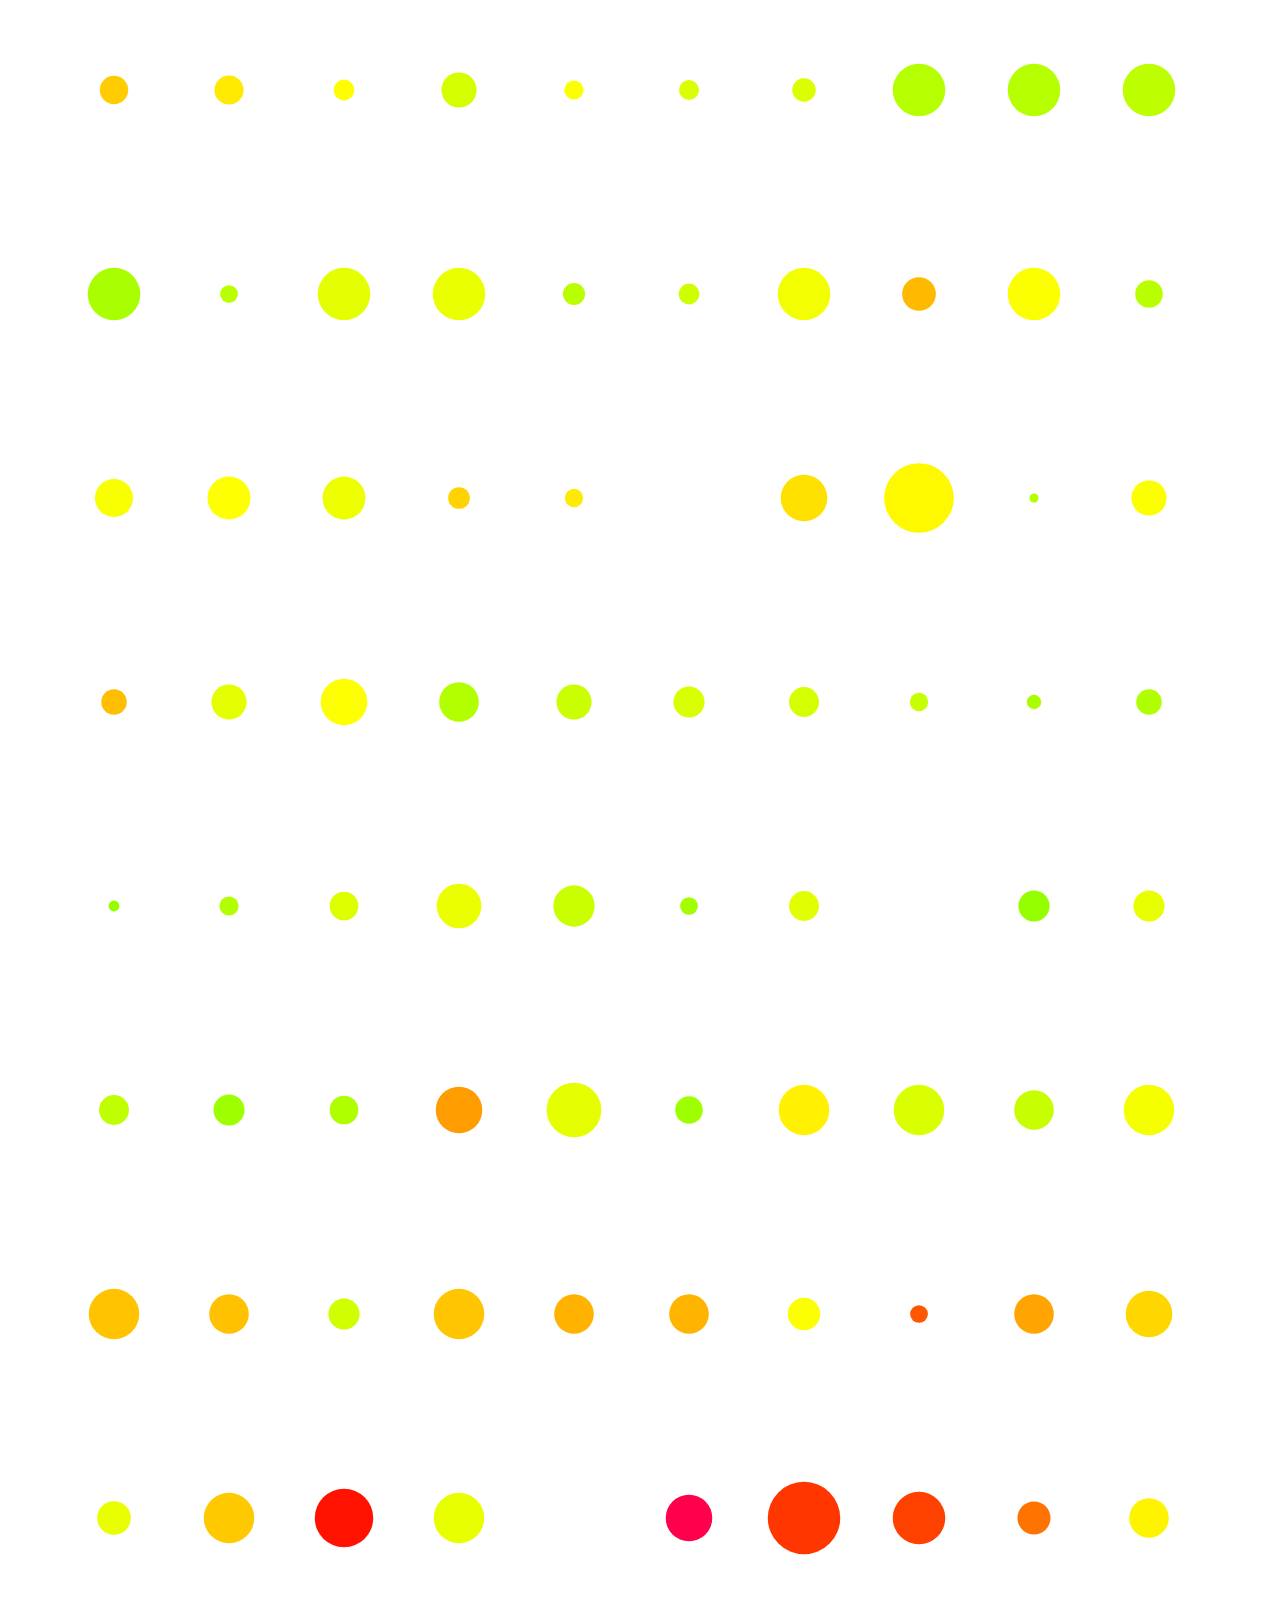
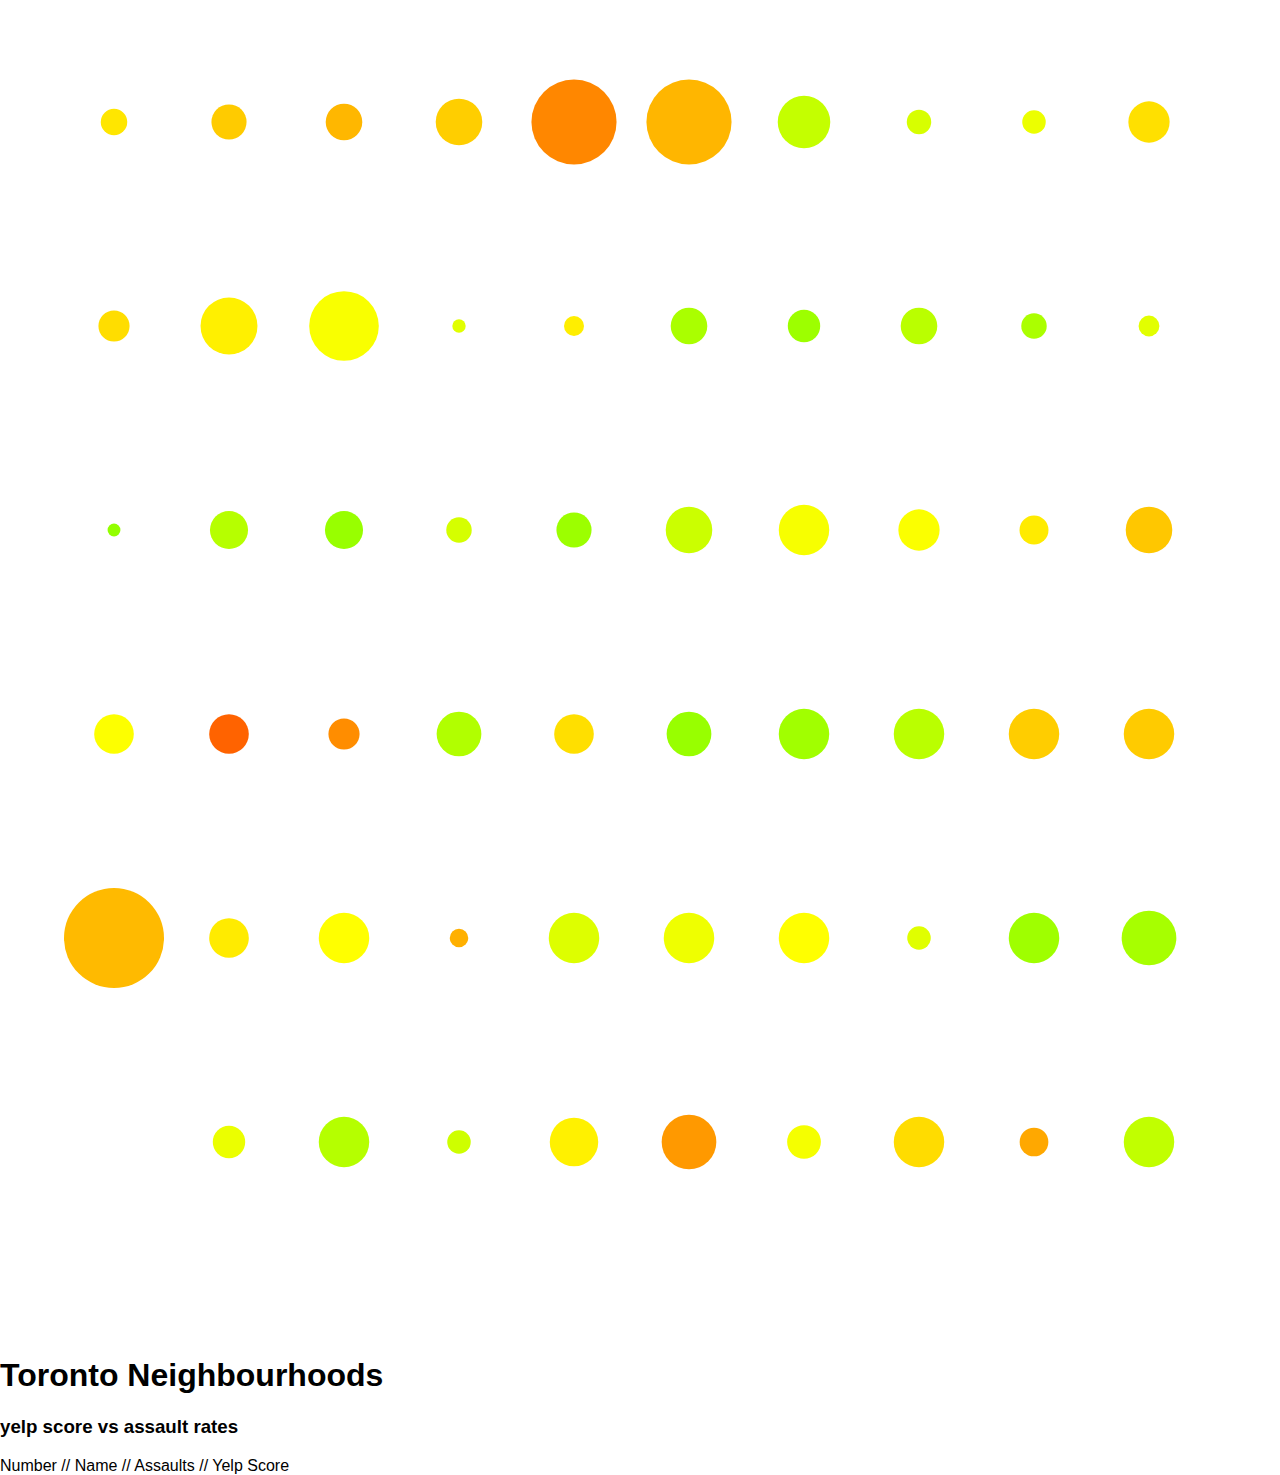
<file: pro1/index.html>
<!DOCTYPE html>
<html>
    <head>
        <meta charset="utf-8">
        <title>Hoods</title>
        <link rel="stylesheet" href="css/styles.css"/>
        <link rel="stylesheet" href="css/normalize.css"/>
    </head>
    <body>


        <div id="hoods" class="chart">


        </div>

        <div class="sidebar">
            <div class="title">
                <h1>Toronto Neighbourhoods</h1>
                <h3>yelp score vs assault rates</h3>
            </div>

            <div class="controls">
                <span class="sort" data-sort="number:asc">Number </span>
                <span class="divider">//</span>
                <span class="sort" data-sort="name:asc"> Name </span>
                <span class="divider">//</span>
                <span class="sort" data-sort="assaults:des"> Assaults</span>
                <span class="divider">//</span>
                <span class="sort" data-sort="yelp:des"> Yelp Score </span>
            </div>
        </div>

        <script src="js/d3.min.js"></script>
        <script src="../js/jquery-2.2.0.min.js"></script>
        <script src="../js/jquery.mixitup.js"></script>
        <script src="js/main.js"></script>


    </body>
</html>
</file>
<file: pro1/css/styles.css>
#hoods {
    padding: 40px 0;
    margin: auto;
    max-width: 90%;
    -webkit-print-color-adjust: exact;
}

.item {
    position: relative;
    display: inline-block;
    height: 200px;
    margin-right: 15px;
    width: 100px;
    overflow: hidden;
    font-family: Inconsolata, 'Raleway', 'raleway';
}

.item > p, .item > h4, .item > h2 {
    opacity: 0;
    transform: scale(0);

    -webkit-transition:all .2s ease-out;
    -moz-transition:all .2s ease-out;
    transition:all .2s ease-out;
}

.item:hover > p, .item:hover > h4, .item:hover  > h2 {
    opacity: 1;
    transform: scale(1);

    -webkit-transition:all .2s ease-out;
    -moz-transition:all .2s ease-out;
    transition:all .2s ease-out;
}

.item {

}

.item h2 {

    position: relative;
    font-size: 14px;
    padding: 4px 0;
    margin: 0 10px;
    margin-bottom: 6px;
    border-bottom: 1px solid black;
}

.item h2::after {

    position: absolute;
    width: 70%;
    bottom: 0px;
    left: 10px;
    height: 1px;
    background-color: black;
}

.item p {

    font-size: 10px;
    padding: 0px 10px;
    margin: 0;
}

h4 {

    position: absolute;
    right: 5px;
    top: -5px;
    font-size: 10px;
    font-weight: normal;
}

svg {
    width: 100%;
    height: 100px;
}

@media print {
    body {
         zoom:70%;
         transform: translateY(50px);
    }

}

@page {
  size: 13in 24in ;

}
</file>
